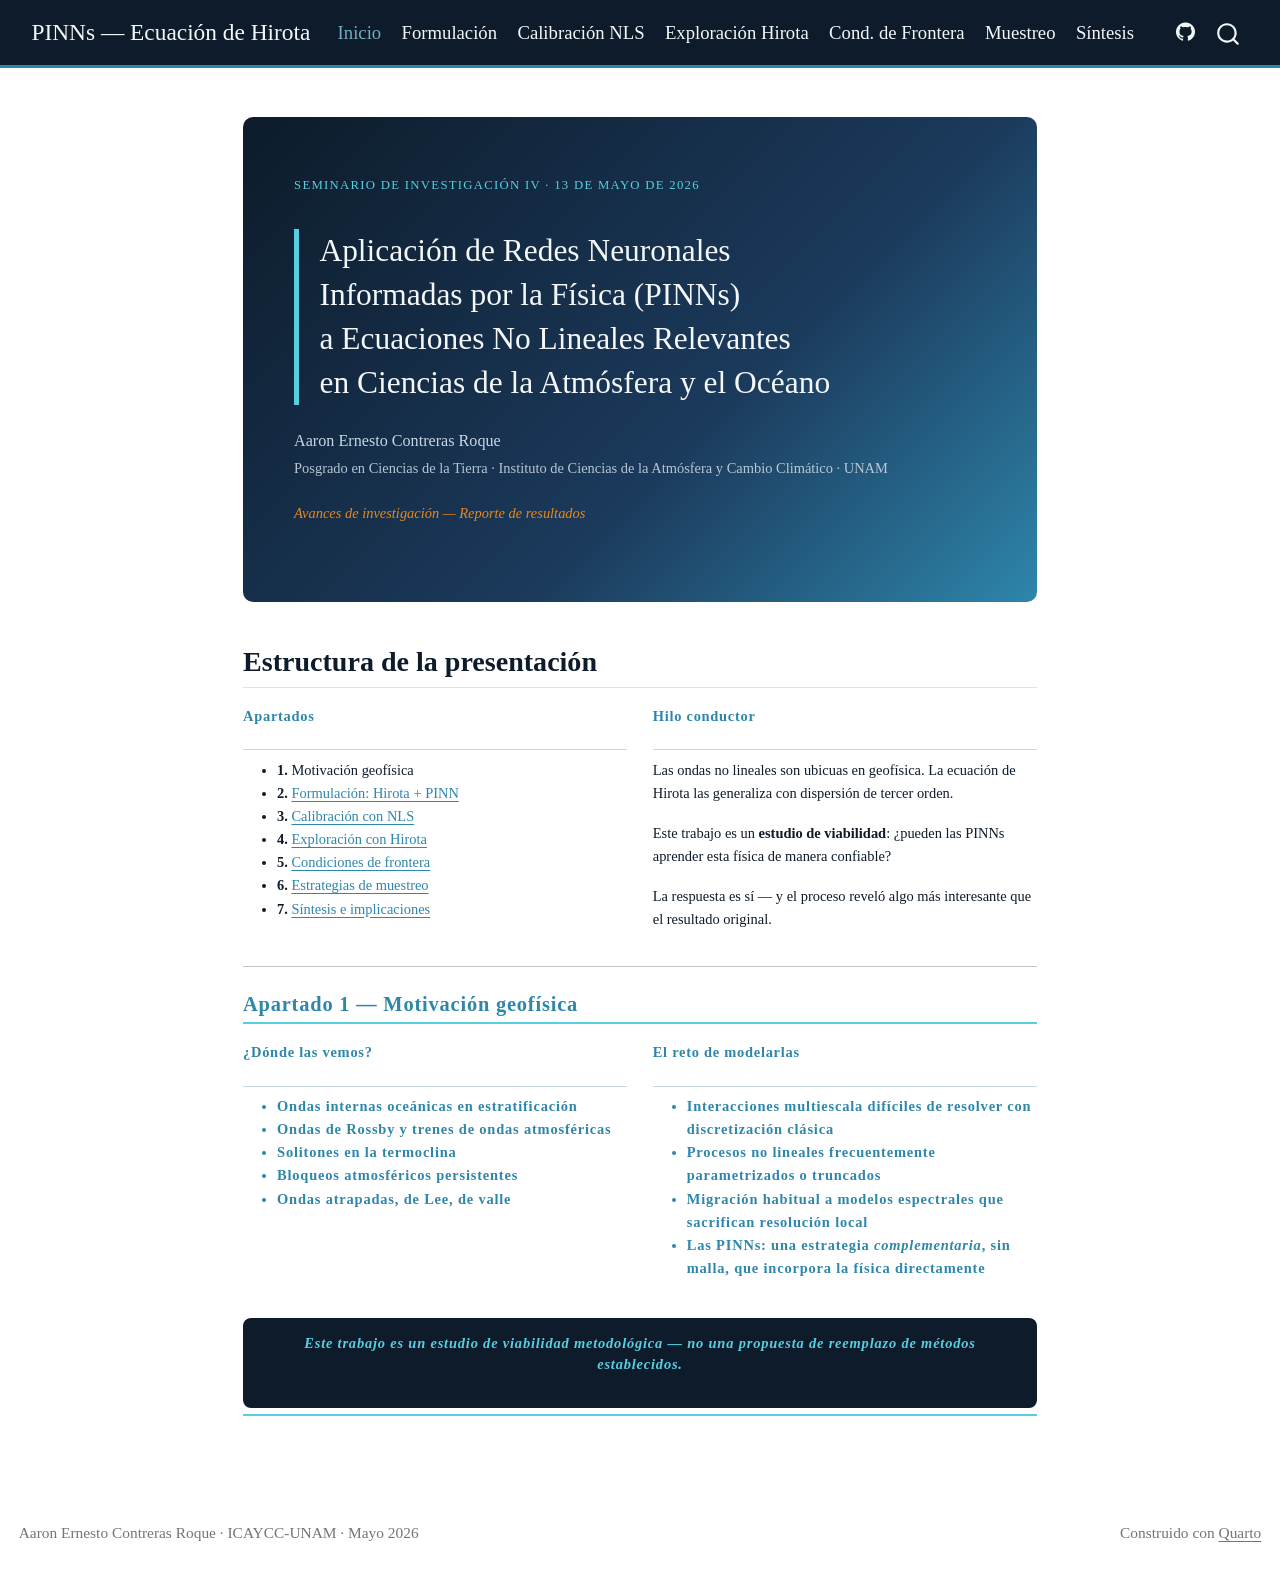
<file: docs/index.html>
<!DOCTYPE html>
<html xmlns="http://www.w3.org/1999/xhtml" lang="en" xml:lang="en"><head>

<meta charset="utf-8">
<meta name="generator" content="quarto-1.9.37">

<meta name="viewport" content="width=device-width, initial-scale=1.0, user-scalable=yes">


<title>PINNs — Ecuación de Hirota</title>
<style>
/* Default styles provided by pandoc.
** See https://pandoc.org/MANUAL.html#variables-for-html for config info.
*/
code{white-space: pre-wrap;}
span.smallcaps{font-variant: small-caps;}
div.columns{display: flex; gap: min(4vw, 1.5em);}
div.column{flex: auto; overflow-x: auto;}
div.hanging-indent{margin-left: 1.5em; text-indent: -1.5em;}
ul.task-list{list-style: none;}
ul.task-list li input[type="checkbox"] {
  width: 0.8em;
  margin: 0 0.8em 0.2em -1em; /* quarto-specific, see https://github.com/quarto-dev/quarto-cli/issues/4556 */ 
  vertical-align: middle;
}
</style>


<script src="site_libs/quarto-nav/quarto-nav.js"></script>
<script src="site_libs/quarto-nav/headroom.min.js"></script>
<script src="site_libs/clipboard/clipboard.min.js"></script>
<script src="site_libs/quarto-search/autocomplete.umd.js"></script>
<script src="site_libs/quarto-search/fuse.min.js"></script>
<script src="site_libs/quarto-search/quarto-search.js"></script>
<meta name="quarto:offset" content="./">
<script src="site_libs/quarto-html/quarto.js" type="module"></script>
<script src="site_libs/quarto-html/tabsets/tabsets.js" type="module"></script>
<script src="site_libs/quarto-html/popper.min.js"></script>
<script src="site_libs/quarto-html/tippy.umd.min.js"></script>
<script src="site_libs/quarto-html/anchor.min.js"></script>
<link href="site_libs/quarto-html/tippy.css" rel="stylesheet">
<link href="site_libs/quarto-html/quarto-syntax-highlighting-7f8f88aac4f3542376d5c11b86a4c14d.css" rel="stylesheet" id="quarto-text-highlighting-styles">
<script src="site_libs/bootstrap/bootstrap.min.js"></script>
<link href="site_libs/bootstrap/bootstrap-icons.css" rel="stylesheet">
<link href="site_libs/bootstrap/bootstrap-722f1dbc7f84abedf8e00fb88a02ccbb.min.css" rel="stylesheet" append-hash="true" id="quarto-bootstrap" data-mode="light">
<script id="quarto-search-options" type="application/json">{
  "location": "navbar",
  "copy-button": false,
  "collapse-after": 3,
  "panel-placement": "end",
  "type": "overlay",
  "limit": 50,
  "keyboard-shortcut": [
    "f",
    "/",
    "s"
  ],
  "show-item-context": false,
  "language": {
    "search-no-results-text": "No results",
    "search-matching-documents-text": "matching documents",
    "search-copy-link-title": "Copy link to search",
    "search-hide-matches-text": "Hide additional matches",
    "search-more-match-text": "more match in this document",
    "search-more-matches-text": "more matches in this document",
    "search-clear-button-title": "Clear",
    "search-text-placeholder": "",
    "search-detached-cancel-button-title": "Cancel",
    "search-submit-button-title": "Submit",
    "search-label": "Search"
  }
}</script>
<style>html{ scroll-behavior: smooth; }</style>


</head>

<body class="nav-fixed fullcontent quarto-light">

<div id="quarto-search-results"></div>
  <header id="quarto-header" class="headroom fixed-top">
    <nav class="navbar navbar-expand-lg " data-bs-theme="dark">
      <div class="navbar-container container-fluid">
      <div class="navbar-brand-container mx-auto">
    <a class="navbar-brand" href="./index.html">
    <span class="navbar-title">PINNs — Ecuación de Hirota</span>
    </a>
  </div>
            <div id="quarto-search" class="" title="Search"></div>
          <button class="navbar-toggler" type="button" data-bs-toggle="collapse" data-bs-target="#navbarCollapse" aria-controls="navbarCollapse" role="menu" aria-expanded="false" aria-label="Toggle navigation" onclick="if (window.quartoToggleHeadroom) { window.quartoToggleHeadroom(); }">
  <span class="navbar-toggler-icon"></span>
</button>
          <div class="collapse navbar-collapse" id="navbarCollapse">
            <ul class="navbar-nav navbar-nav-scroll me-auto">
  <li class="nav-item">
    <a class="nav-link active" href="./index.html" aria-current="page"> 
<span class="menu-text">Inicio</span></a>
  </li>  
  <li class="nav-item">
    <a class="nav-link" href="./formulacion.html"> 
<span class="menu-text">Formulación</span></a>
  </li>  
  <li class="nav-item">
    <a class="nav-link" href="./calibracion.html"> 
<span class="menu-text">Calibración NLS</span></a>
  </li>  
  <li class="nav-item">
    <a class="nav-link" href="./hirota.html"> 
<span class="menu-text">Exploración Hirota</span></a>
  </li>  
  <li class="nav-item">
    <a class="nav-link" href="./frontera.html"> 
<span class="menu-text">Cond. de Frontera</span></a>
  </li>  
  <li class="nav-item">
    <a class="nav-link" href="./muestreo.html"> 
<span class="menu-text">Muestreo</span></a>
  </li>  
  <li class="nav-item">
    <a class="nav-link" href="./sintesis.html"> 
<span class="menu-text">Síntesis</span></a>
  </li>  
</ul>
            <ul class="navbar-nav navbar-nav-scroll ms-auto">
  <li class="nav-item compact">
    <a class="nav-link" href="https://github.com/aarn96/pinn-hirota.git"> <i class="bi bi-github" role="img" aria-label="GitHub">
</i> 
<span class="menu-text"></span></a>
  </li>  
</ul>
          </div> <!-- /navcollapse -->
            <div class="quarto-navbar-tools">
</div>
      </div> <!-- /container-fluid -->
    </nav>
</header>
<!-- content -->
<div id="quarto-content" class="quarto-container page-columns page-rows-contents page-layout-article page-navbar">
<!-- sidebar -->
<!-- margin-sidebar -->
    
<!-- main -->
<main class="content" id="quarto-document-content"><header id="title-block-header" class="quarto-title-block"></header>




<div class="portada-hero">
<p><span class="subtitle">Seminario de Investigación IV · 13 de mayo de 2026</span></p>
<section id="aplicación-de-redes-neuronales-informadas-por-la-física-pinns-a-ecuaciones-no-lineales-relevantes-en-ciencias-de-la-atmósfera-y-el-océano" class="level1">
<h1>Aplicación de Redes Neuronales<br>Informadas por la Física (PINNs)<br>a Ecuaciones No Lineales Relevantes<br>en Ciencias de la Atmósfera y el Océano</h1>
<div class="autor">
<p>Aaron Ernesto Contreras Roque<br>
<span class="institucion">Posgrado en Ciencias de la Tierra · Instituto de Ciencias de la Atmósfera y Cambio Climático · UNAM</span></p>
</div>
<p><span class="fecha">Avances de investigación — Reporte de resultados</span></p>
</section>
</div>
<section id="estructura-de-la-presentación" class="level2">
<h2 class="anchored" data-anchor-id="estructura-de-la-presentación">Estructura de la presentación</h2>
<div class="dos-col">
<div>
<div class="col-label">
<p>Apartados</p>
</div>
<ul>
<li><strong>1.</strong> Motivación geofísica</li>
<li><strong>2.</strong> <a href="./formulacion.html">Formulación: Hirota + PINN</a></li>
<li><strong>3.</strong> <a href="./calibracion.html">Calibración con NLS</a></li>
<li><strong>4.</strong> <a href="./hirota.html">Exploración con Hirota</a></li>
<li><strong>5.</strong> <a href="./frontera.html">Condiciones de frontera</a></li>
<li><strong>6.</strong> <a href="./muestreo.html">Estrategias de muestreo</a></li>
<li><strong>7.</strong> <a href="./sintesis.html">Síntesis e implicaciones</a></li>
</ul>
</div>
<div>
<div class="col-label">
<p>Hilo conductor</p>
</div>
<p>Las ondas no lineales son ubicuas en geofísica. La ecuación de Hirota las generaliza con dispersión de tercer orden.</p>
<p>Este trabajo es un <strong>estudio de viabilidad</strong>: ¿pueden las PINNs aprender esta física de manera confiable?</p>
<p>La respuesta es sí — y el proceso reveló algo más interesante que el resultado original.</p>
</div>
</div>
<hr>
</section>
<section id="apartado-1-motivación-geofísica" class="level2 slide-titulo">
<h2 class="slide-titulo anchored" data-anchor-id="apartado-1-motivación-geofísica">Apartado 1 — Motivación geofísica</h2>
<div class="dos-col">
<div>
<div class="col-label">
<p>¿Dónde las vemos?</p>
</div>
<ul>
<li>Ondas internas oceánicas en estratificación</li>
<li>Ondas de Rossby y trenes de ondas atmosféricas</li>
<li>Solitones en la termoclina</li>
<li>Bloqueos atmosféricos persistentes</li>
<li>Ondas atrapadas, de Lee, de valle</li>
</ul>
</div>
<div>
<div class="col-label">
<p>El reto de modelarlas</p>
</div>
<ul>
<li>Interacciones multiescala difíciles de resolver con discretización clásica</li>
<li>Procesos no lineales frecuentemente parametrizados o truncados</li>
<li>Migración habitual a modelos espectrales que sacrifican resolución local</li>
<li>Las PINNs: una estrategia <em>complementaria</em>, sin malla, que incorpora la física directamente</li>
</ul>
</div>
</div>
<div class="aviso-viabilidad">
<p>Este trabajo es un estudio de viabilidad metodológica — no una propuesta de reemplazo de métodos establecidos.</p>
</div>


</section>

</main> <!-- /main -->
<script id="quarto-html-after-body" type="application/javascript">
  window.document.addEventListener("DOMContentLoaded", function (event) {
    const icon = "";
    const anchorJS = new window.AnchorJS();
    anchorJS.options = {
      placement: 'right',
      icon: icon
    };
    anchorJS.add('.anchored');
    const isCodeAnnotation = (el) => {
      for (const clz of el.classList) {
        if (clz.startsWith('code-annotation-')) {                     
          return true;
        }
      }
      return false;
    }
    const onCopySuccess = function(e) {
      // button target
      const button = e.trigger;
      // don't keep focus
      button.blur();
      // flash "checked"
      button.classList.add('code-copy-button-checked');
      var currentTitle = button.getAttribute("title");
      button.setAttribute("title", "Copied!");
      let tooltip;
      if (window.bootstrap) {
        button.setAttribute("data-bs-toggle", "tooltip");
        button.setAttribute("data-bs-placement", "left");
        button.setAttribute("data-bs-title", "Copied!");
        tooltip = new bootstrap.Tooltip(button, 
          { trigger: "manual", 
            customClass: "code-copy-button-tooltip",
            offset: [0, -8]});
        tooltip.show();    
      }
      setTimeout(function() {
        if (tooltip) {
          tooltip.hide();
          button.removeAttribute("data-bs-title");
          button.removeAttribute("data-bs-toggle");
          button.removeAttribute("data-bs-placement");
        }
        button.setAttribute("title", currentTitle);
        button.classList.remove('code-copy-button-checked');
      }, 1000);
      // clear code selection
      e.clearSelection();
    }
    const getTextToCopy = function(trigger) {
      const outerScaffold = trigger.parentElement.cloneNode(true);
      const codeEl = outerScaffold.querySelector('code');
      for (const childEl of codeEl.children) {
        if (isCodeAnnotation(childEl)) {
          childEl.remove();
        }
      }
      return codeEl.innerText;
    }
    const clipboard = new window.ClipboardJS('.code-copy-button:not([data-in-quarto-modal])', {
      text: getTextToCopy
    });
    clipboard.on('success', onCopySuccess);
    if (window.document.getElementById('quarto-embedded-source-code-modal')) {
      const clipboardModal = new window.ClipboardJS('.code-copy-button[data-in-quarto-modal]', {
        text: getTextToCopy,
        container: window.document.getElementById('quarto-embedded-source-code-modal')
      });
      clipboardModal.on('success', onCopySuccess);
    }
      var localhostRegex = new RegExp(/^(?:http|https):\/\/localhost\:?[0-9]*\//);
      var mailtoRegex = new RegExp(/^mailto:/);
        var filterRegex = new RegExp('/' + window.location.host + '/');
      var isInternal = (href) => {
          return filterRegex.test(href) || localhostRegex.test(href) || mailtoRegex.test(href);
      }
      // Inspect non-navigation links and adorn them if external
     var links = window.document.querySelectorAll('a[href]:not(.nav-link):not(.navbar-brand):not(.toc-action):not(.sidebar-link):not(.sidebar-item-toggle):not(.pagination-link):not(.no-external):not([aria-hidden]):not(.dropdown-item):not(.quarto-navigation-tool):not(.about-link)');
      for (var i=0; i<links.length; i++) {
        const link = links[i];
        if (!isInternal(link.href)) {
          // undo the damage that might have been done by quarto-nav.js in the case of
          // links that we want to consider external
          if (link.dataset.originalHref !== undefined) {
            link.href = link.dataset.originalHref;
          }
        }
      }
    function tippyHover(el, contentFn, onTriggerFn, onUntriggerFn) {
      const config = {
        allowHTML: true,
        maxWidth: 500,
        delay: 100,
        arrow: false,
        appendTo: function(el) {
            return el.parentElement;
        },
        interactive: true,
        interactiveBorder: 10,
        theme: 'quarto',
        placement: 'bottom-start',
      };
      if (contentFn) {
        config.content = contentFn;
      }
      if (onTriggerFn) {
        config.onTrigger = onTriggerFn;
      }
      if (onUntriggerFn) {
        config.onUntrigger = onUntriggerFn;
      }
      window.tippy(el, config); 
    }
    const noterefs = window.document.querySelectorAll('a[role="doc-noteref"]');
    for (var i=0; i<noterefs.length; i++) {
      const ref = noterefs[i];
      tippyHover(ref, function() {
        // use id or data attribute instead here
        let href = ref.getAttribute('data-footnote-href') || ref.getAttribute('href');
        try { href = new URL(href).hash; } catch {}
        const id = href.replace(/^#\/?/, "");
        const note = window.document.getElementById(id);
        if (note) {
          return note.innerHTML;
        } else {
          return "";
        }
      });
    }
    const xrefs = window.document.querySelectorAll('a.quarto-xref');
    const processXRef = (id, note) => {
      // Strip column container classes
      const stripColumnClz = (el) => {
        el.classList.remove("page-full", "page-columns");
        if (el.children) {
          for (const child of el.children) {
            stripColumnClz(child);
          }
        }
      }
      stripColumnClz(note)
      if (id === null || id.startsWith('sec-')) {
        // Special case sections, only their first couple elements
        const container = document.createElement("div");
        if (note.children && note.children.length > 2) {
          container.appendChild(note.children[0].cloneNode(true));
          for (let i = 1; i < note.children.length; i++) {
            const child = note.children[i];
            if (child.tagName === "P" && child.innerText === "") {
              continue;
            } else {
              container.appendChild(child.cloneNode(true));
              break;
            }
          }
          if (window.Quarto?.typesetMath) {
            window.Quarto.typesetMath(container);
          }
          return container.innerHTML
        } else {
          if (window.Quarto?.typesetMath) {
            window.Quarto.typesetMath(note);
          }
          return note.innerHTML;
        }
      } else {
        // Remove any anchor links if they are present
        const anchorLink = note.querySelector('a.anchorjs-link');
        if (anchorLink) {
          anchorLink.remove();
        }
        if (window.Quarto?.typesetMath) {
          window.Quarto.typesetMath(note);
        }
        if (note.classList.contains("callout")) {
          return note.outerHTML;
        } else {
          return note.innerHTML;
        }
      }
    }
    for (var i=0; i<xrefs.length; i++) {
      const xref = xrefs[i];
      tippyHover(xref, undefined, function(instance) {
        instance.disable();
        let url = xref.getAttribute('href');
        let hash = undefined; 
        if (url.startsWith('#')) {
          hash = url;
        } else {
          try { hash = new URL(url).hash; } catch {}
        }
        if (hash) {
          const id = hash.replace(/^#\/?/, "");
          const note = window.document.getElementById(id);
          if (note !== null) {
            try {
              const html = processXRef(id, note.cloneNode(true));
              instance.setContent(html);
            } finally {
              instance.enable();
              instance.show();
            }
          } else {
            // See if we can fetch this
            fetch(url.split('#')[0])
            .then(res => res.text())
            .then(html => {
              const parser = new DOMParser();
              const htmlDoc = parser.parseFromString(html, "text/html");
              const note = htmlDoc.getElementById(id);
              if (note !== null) {
                const html = processXRef(id, note);
                instance.setContent(html);
              } 
            }).finally(() => {
              instance.enable();
              instance.show();
            });
          }
        } else {
          // See if we can fetch a full url (with no hash to target)
          // This is a special case and we should probably do some content thinning / targeting
          fetch(url)
          .then(res => res.text())
          .then(html => {
            const parser = new DOMParser();
            const htmlDoc = parser.parseFromString(html, "text/html");
            const note = htmlDoc.querySelector('main.content');
            if (note !== null) {
              // This should only happen for chapter cross references
              // (since there is no id in the URL)
              // remove the first header
              if (note.children.length > 0 && note.children[0].tagName === "HEADER") {
                note.children[0].remove();
              }
              const html = processXRef(null, note);
              instance.setContent(html);
            } 
          }).finally(() => {
            instance.enable();
            instance.show();
          });
        }
      }, function(instance) {
      });
    }
        let selectedAnnoteEl;
        const selectorForAnnotation = ( cell, annotation) => {
          let cellAttr = 'data-code-cell="' + cell + '"';
          let lineAttr = 'data-code-annotation="' +  annotation + '"';
          const selector = 'span[' + cellAttr + '][' + lineAttr + ']';
          return selector;
        }
        const selectCodeLines = (annoteEl) => {
          const doc = window.document;
          const targetCell = annoteEl.getAttribute("data-target-cell");
          const targetAnnotation = annoteEl.getAttribute("data-target-annotation");
          const annoteSpan = window.document.querySelector(selectorForAnnotation(targetCell, targetAnnotation));
          const lines = annoteSpan.getAttribute("data-code-lines").split(",");
          const lineIds = lines.map((line) => {
            return targetCell + "-" + line;
          })
          let top = null;
          let height = null;
          let parent = null;
          if (lineIds.length > 0) {
              //compute the position of the single el (top and bottom and make a div)
              const el = window.document.getElementById(lineIds[0]);
              top = el.offsetTop;
              height = el.offsetHeight;
              parent = el.parentElement.parentElement;
            if (lineIds.length > 1) {
              const lastEl = window.document.getElementById(lineIds[lineIds.length - 1]);
              const bottom = lastEl.offsetTop + lastEl.offsetHeight;
              height = bottom - top;
            }
            if (top !== null && height !== null && parent !== null) {
              // cook up a div (if necessary) and position it 
              let div = window.document.getElementById("code-annotation-line-highlight");
              if (div === null) {
                div = window.document.createElement("div");
                div.setAttribute("id", "code-annotation-line-highlight");
                div.style.position = 'absolute';
                parent.appendChild(div);
              }
              div.style.top = top - 2 + "px";
              div.style.height = height + 4 + "px";
              div.style.left = 0;
              let gutterDiv = window.document.getElementById("code-annotation-line-highlight-gutter");
              if (gutterDiv === null) {
                gutterDiv = window.document.createElement("div");
                gutterDiv.setAttribute("id", "code-annotation-line-highlight-gutter");
                gutterDiv.style.position = 'absolute';
                const codeCell = window.document.getElementById(targetCell);
                const gutter = codeCell.querySelector('.code-annotation-gutter');
                gutter.appendChild(gutterDiv);
              }
              gutterDiv.style.top = top - 2 + "px";
              gutterDiv.style.height = height + 4 + "px";
            }
            selectedAnnoteEl = annoteEl;
          }
        };
        const unselectCodeLines = () => {
          const elementsIds = ["code-annotation-line-highlight", "code-annotation-line-highlight-gutter"];
          elementsIds.forEach((elId) => {
            const div = window.document.getElementById(elId);
            if (div) {
              div.remove();
            }
          });
          selectedAnnoteEl = undefined;
        };
          // Handle positioning of the toggle
      window.addEventListener(
        "resize",
        throttle(() => {
          elRect = undefined;
          if (selectedAnnoteEl) {
            selectCodeLines(selectedAnnoteEl);
          }
        }, 10)
      );
      function throttle(fn, ms) {
      let throttle = false;
      let timer;
        return (...args) => {
          if(!throttle) { // first call gets through
              fn.apply(this, args);
              throttle = true;
          } else { // all the others get throttled
              if(timer) clearTimeout(timer); // cancel #2
              timer = setTimeout(() => {
                fn.apply(this, args);
                timer = throttle = false;
              }, ms);
          }
        };
      }
        // Attach click handler to the DT
        const annoteDls = window.document.querySelectorAll('dt[data-target-cell]');
        for (const annoteDlNode of annoteDls) {
          annoteDlNode.addEventListener('click', (event) => {
            const clickedEl = event.target;
            if (clickedEl !== selectedAnnoteEl) {
              unselectCodeLines();
              const activeEl = window.document.querySelector('dt[data-target-cell].code-annotation-active');
              if (activeEl) {
                activeEl.classList.remove('code-annotation-active');
              }
              selectCodeLines(clickedEl);
              clickedEl.classList.add('code-annotation-active');
            } else {
              // Unselect the line
              unselectCodeLines();
              clickedEl.classList.remove('code-annotation-active');
            }
          });
        }
    const findCites = (el) => {
      const parentEl = el.parentElement;
      if (parentEl) {
        const cites = parentEl.dataset.cites;
        if (cites) {
          return {
            el,
            cites: cites.split(' ')
          };
        } else {
          return findCites(el.parentElement)
        }
      } else {
        return undefined;
      }
    };
    var bibliorefs = window.document.querySelectorAll('a[role="doc-biblioref"]');
    for (var i=0; i<bibliorefs.length; i++) {
      const ref = bibliorefs[i];
      const citeInfo = findCites(ref);
      if (citeInfo) {
        tippyHover(citeInfo.el, function() {
          var popup = window.document.createElement('div');
          citeInfo.cites.forEach(function(cite) {
            var citeDiv = window.document.createElement('div');
            citeDiv.classList.add('hanging-indent');
            citeDiv.classList.add('csl-entry');
            var biblioDiv = window.document.getElementById('ref-' + cite);
            if (biblioDiv) {
              citeDiv.innerHTML = biblioDiv.innerHTML;
            }
            popup.appendChild(citeDiv);
          });
          return popup.innerHTML;
        });
      }
    }
  });
  </script>
</div> <!-- /content -->
<footer class="footer">
  <div class="nav-footer">
    <div class="nav-footer-left">
<p>Aaron Ernesto Contreras Roque · ICAYCC-UNAM · Mayo 2026</p>
</div>   
    <div class="nav-footer-center">
      &nbsp;
    </div>
    <div class="nav-footer-right">
<p>Construido con <a href="https://quarto.org">Quarto</a></p>
</div>
  </div>
</footer>




<script src="site_libs/quarto-html/zenscroll-min.js"></script>
</body></html>
</file>
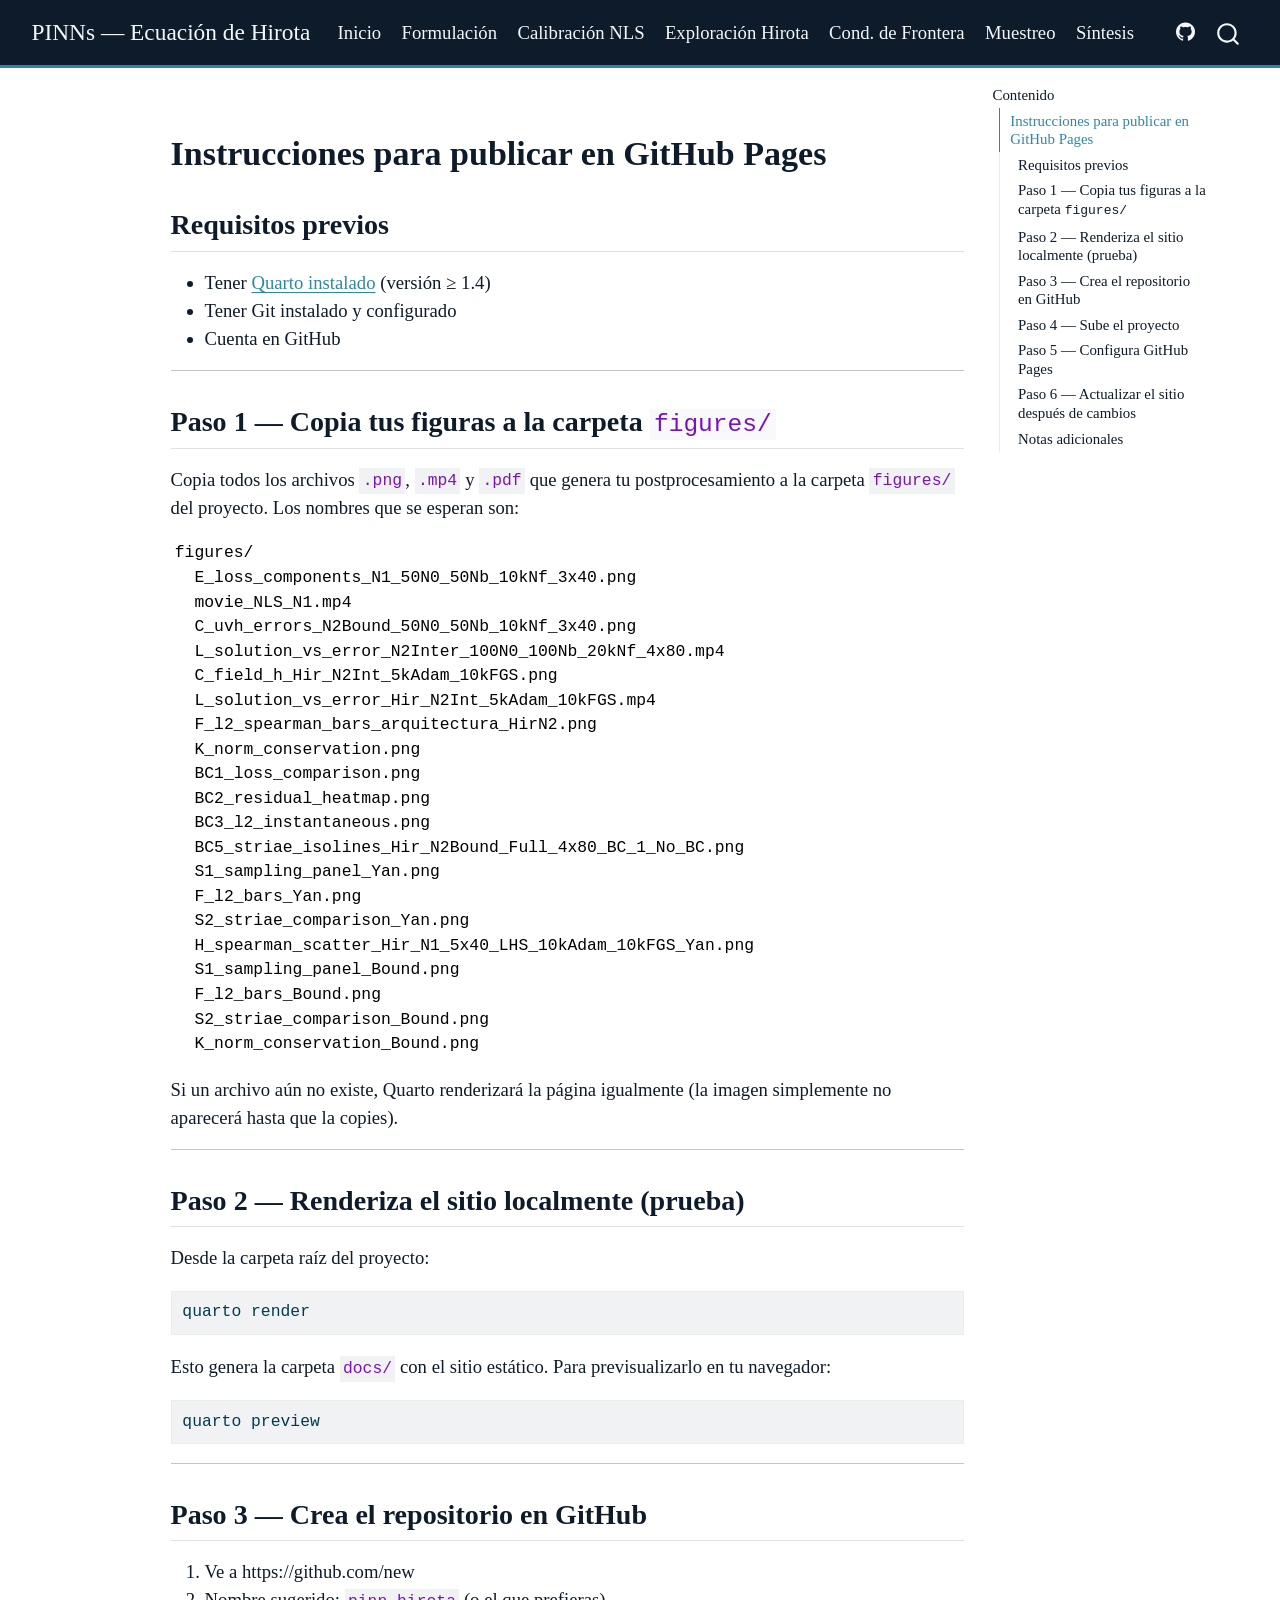
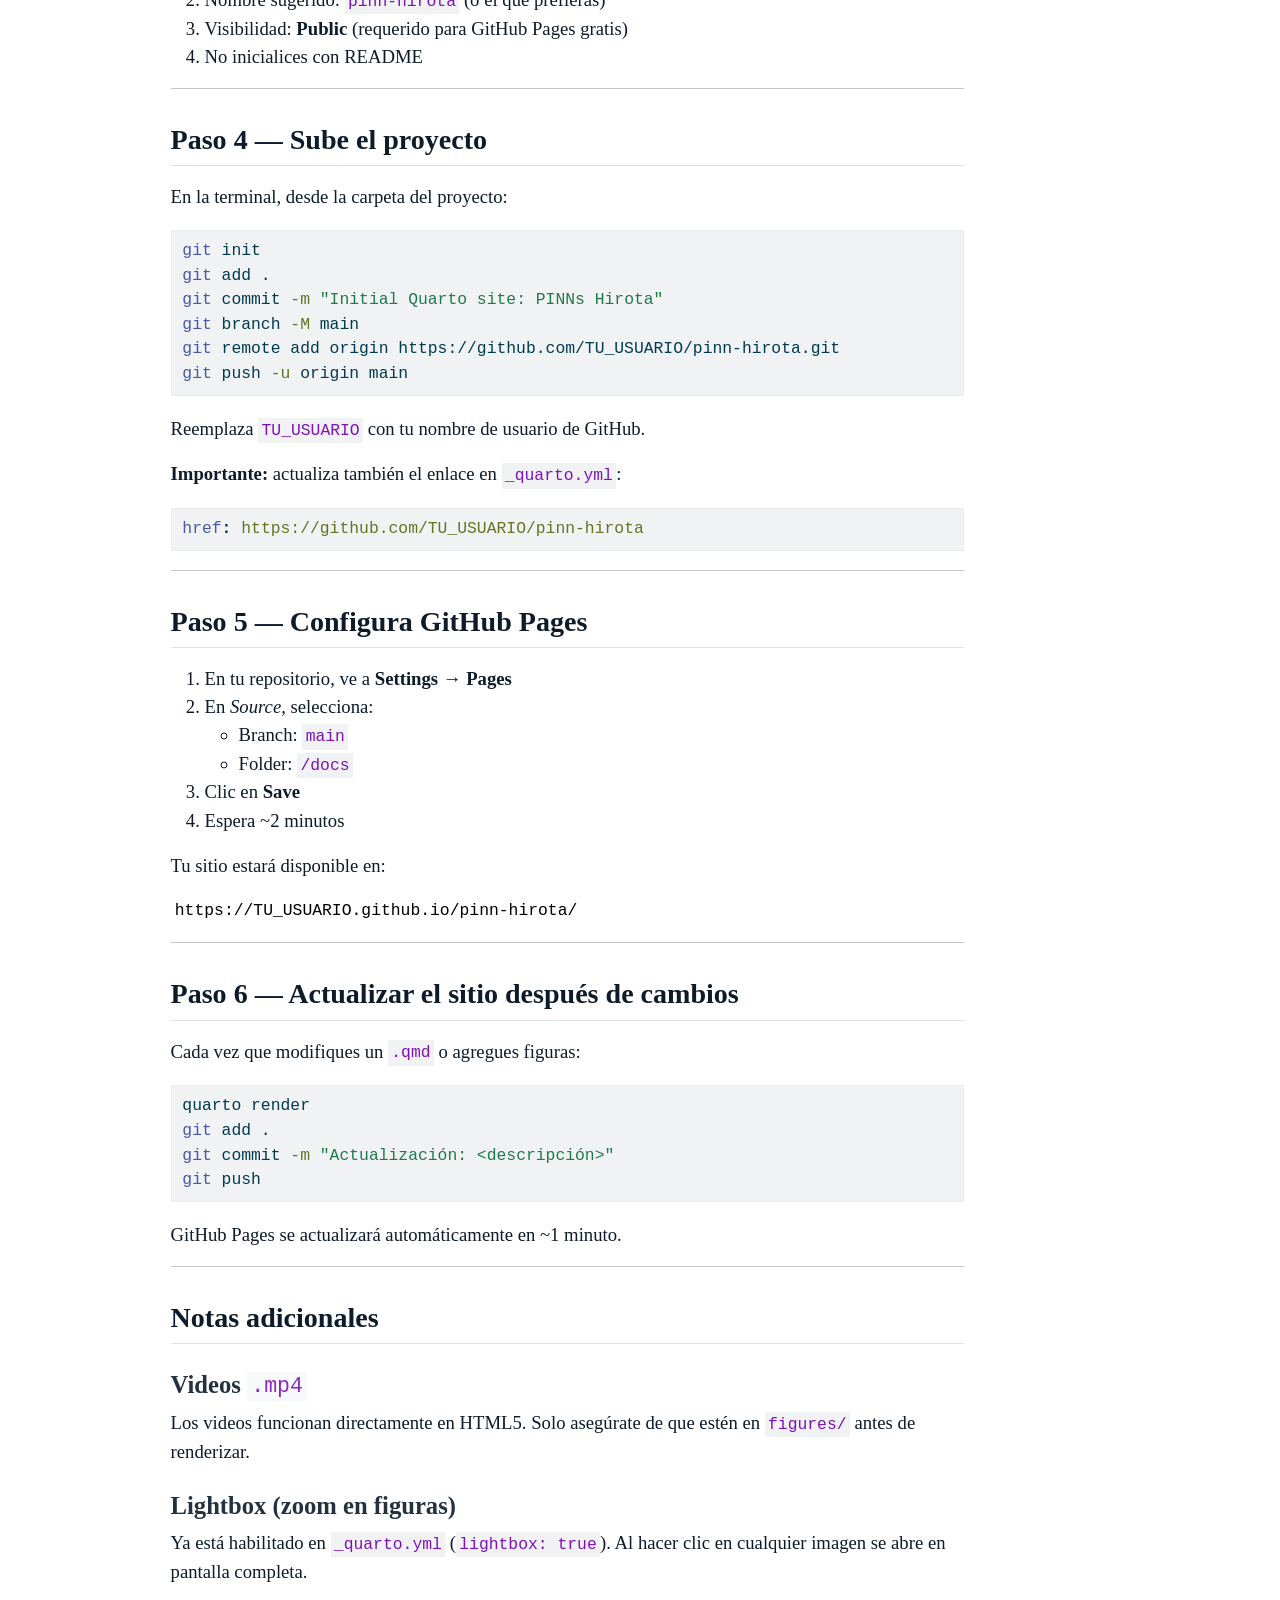
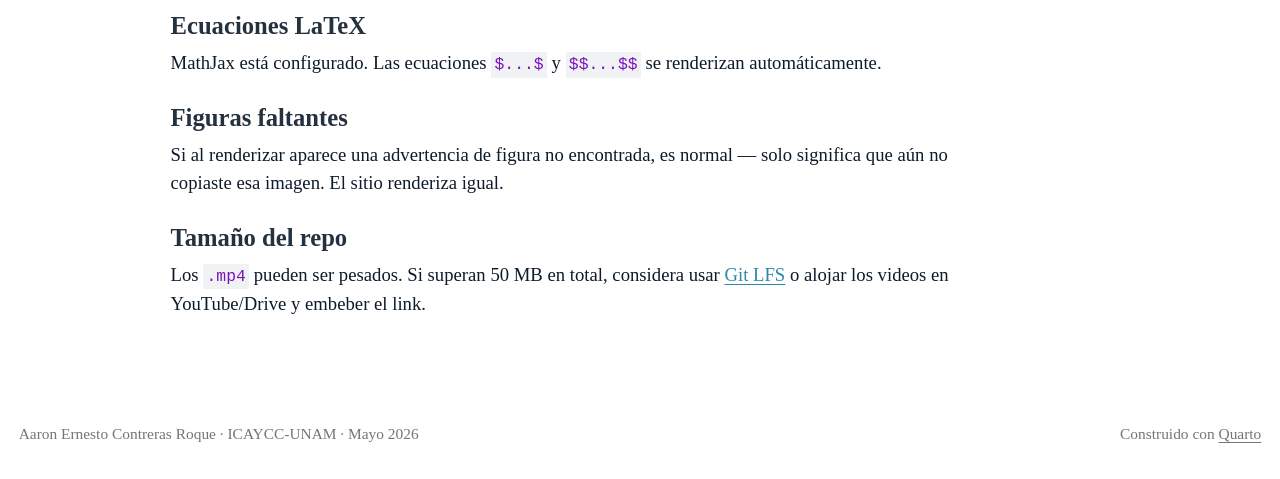
<file: docs/PUBLICAR_GITHUB_PAGES.html>
<!DOCTYPE html>
<html xmlns="http://www.w3.org/1999/xhtml" lang="en" xml:lang="en"><head>

<meta charset="utf-8">
<meta name="generator" content="quarto-1.9.37">

<meta name="viewport" content="width=device-width, initial-scale=1.0, user-scalable=yes">


<title>publicar_github_pages – PINNs — Ecuación de Hirota</title>
<style>
/* Default styles provided by pandoc.
** See https://pandoc.org/MANUAL.html#variables-for-html for config info.
*/
code{white-space: pre-wrap;}
span.smallcaps{font-variant: small-caps;}
div.columns{display: flex; gap: min(4vw, 1.5em);}
div.column{flex: auto; overflow-x: auto;}
div.hanging-indent{margin-left: 1.5em; text-indent: -1.5em;}
ul.task-list{list-style: none;}
ul.task-list li input[type="checkbox"] {
  width: 0.8em;
  margin: 0 0.8em 0.2em -1em; /* quarto-specific, see https://github.com/quarto-dev/quarto-cli/issues/4556 */ 
  vertical-align: middle;
}
/* CSS for syntax highlighting */
html { -webkit-text-size-adjust: 100%; }
pre > code.sourceCode { white-space: pre; position: relative; }
pre > code.sourceCode > span { display: inline-block; line-height: 1.25; }
pre > code.sourceCode > span:empty { height: 1.2em; }
.sourceCode { overflow: visible; }
code.sourceCode > span { color: inherit; text-decoration: inherit; }
div.sourceCode { margin: 1em 0; }
pre.sourceCode { margin: 0; }
@media screen {
div.sourceCode { overflow: auto; }
}
@media print {
pre > code.sourceCode { white-space: pre-wrap; }
pre > code.sourceCode > span { text-indent: -5em; padding-left: 5em; }
}
pre.numberSource code
  { counter-reset: source-line 0; }
pre.numberSource code > span
  { position: relative; left: -4em; counter-increment: source-line; }
pre.numberSource code > span > a:first-child::before
  { content: counter(source-line);
    position: relative; left: -1em; text-align: right; vertical-align: baseline;
    border: none; display: inline-block;
    -webkit-touch-callout: none; -webkit-user-select: none;
    -khtml-user-select: none; -moz-user-select: none;
    -ms-user-select: none; user-select: none;
    padding: 0 4px; width: 4em;
  }
pre.numberSource { margin-left: 3em;  padding-left: 4px; }
div.sourceCode
  {   }
@media screen {
pre > code.sourceCode > span > a:first-child::before { text-decoration: underline; }
}
</style>


<script src="site_libs/quarto-nav/quarto-nav.js"></script>
<script src="site_libs/quarto-nav/headroom.min.js"></script>
<script src="site_libs/clipboard/clipboard.min.js"></script>
<script src="site_libs/quarto-search/autocomplete.umd.js"></script>
<script src="site_libs/quarto-search/fuse.min.js"></script>
<script src="site_libs/quarto-search/quarto-search.js"></script>
<meta name="quarto:offset" content="./">
<script src="site_libs/quarto-html/quarto.js" type="module"></script>
<script src="site_libs/quarto-html/tabsets/tabsets.js" type="module"></script>
<script src="site_libs/quarto-html/popper.min.js"></script>
<script src="site_libs/quarto-html/tippy.umd.min.js"></script>
<script src="site_libs/quarto-html/anchor.min.js"></script>
<link href="site_libs/quarto-html/tippy.css" rel="stylesheet">
<link href="site_libs/quarto-html/quarto-syntax-highlighting-7f8f88aac4f3542376d5c11b86a4c14d.css" rel="stylesheet" id="quarto-text-highlighting-styles">
<script src="site_libs/bootstrap/bootstrap.min.js"></script>
<link href="site_libs/bootstrap/bootstrap-icons.css" rel="stylesheet">
<link href="site_libs/bootstrap/bootstrap-722f1dbc7f84abedf8e00fb88a02ccbb.min.css" rel="stylesheet" append-hash="true" id="quarto-bootstrap" data-mode="light">
<script id="quarto-search-options" type="application/json">{
  "location": "navbar",
  "copy-button": false,
  "collapse-after": 3,
  "panel-placement": "end",
  "type": "overlay",
  "limit": 50,
  "keyboard-shortcut": [
    "f",
    "/",
    "s"
  ],
  "show-item-context": false,
  "language": {
    "search-no-results-text": "No results",
    "search-matching-documents-text": "matching documents",
    "search-copy-link-title": "Copy link to search",
    "search-hide-matches-text": "Hide additional matches",
    "search-more-match-text": "more match in this document",
    "search-more-matches-text": "more matches in this document",
    "search-clear-button-title": "Clear",
    "search-text-placeholder": "",
    "search-detached-cancel-button-title": "Cancel",
    "search-submit-button-title": "Submit",
    "search-label": "Search"
  }
}</script>
<style>html{ scroll-behavior: smooth; }</style>


</head>

<body class="nav-fixed quarto-light">

<div id="quarto-search-results"></div>
  <header id="quarto-header" class="headroom fixed-top">
    <nav class="navbar navbar-expand-lg " data-bs-theme="dark">
      <div class="navbar-container container-fluid">
      <div class="navbar-brand-container mx-auto">
    <a class="navbar-brand" href="./index.html">
    <span class="navbar-title">PINNs — Ecuación de Hirota</span>
    </a>
  </div>
            <div id="quarto-search" class="" title="Search"></div>
          <button class="navbar-toggler" type="button" data-bs-toggle="collapse" data-bs-target="#navbarCollapse" aria-controls="navbarCollapse" role="menu" aria-expanded="false" aria-label="Toggle navigation" onclick="if (window.quartoToggleHeadroom) { window.quartoToggleHeadroom(); }">
  <span class="navbar-toggler-icon"></span>
</button>
          <div class="collapse navbar-collapse" id="navbarCollapse">
            <ul class="navbar-nav navbar-nav-scroll me-auto">
  <li class="nav-item">
    <a class="nav-link" href="./index.html"> 
<span class="menu-text">Inicio</span></a>
  </li>  
  <li class="nav-item">
    <a class="nav-link" href="./formulacion.html"> 
<span class="menu-text">Formulación</span></a>
  </li>  
  <li class="nav-item">
    <a class="nav-link" href="./calibracion.html"> 
<span class="menu-text">Calibración NLS</span></a>
  </li>  
  <li class="nav-item">
    <a class="nav-link" href="./hirota.html"> 
<span class="menu-text">Exploración Hirota</span></a>
  </li>  
  <li class="nav-item">
    <a class="nav-link" href="./frontera.html"> 
<span class="menu-text">Cond. de Frontera</span></a>
  </li>  
  <li class="nav-item">
    <a class="nav-link" href="./muestreo.html"> 
<span class="menu-text">Muestreo</span></a>
  </li>  
  <li class="nav-item">
    <a class="nav-link" href="./sintesis.html"> 
<span class="menu-text">Síntesis</span></a>
  </li>  
</ul>
            <ul class="navbar-nav navbar-nav-scroll ms-auto">
  <li class="nav-item compact">
    <a class="nav-link" href="https://github.com/aarn96/pinn-hirota.git"> <i class="bi bi-github" role="img" aria-label="GitHub">
</i> 
<span class="menu-text"></span></a>
  </li>  
</ul>
          </div> <!-- /navcollapse -->
            <div class="quarto-navbar-tools">
</div>
      </div> <!-- /container-fluid -->
    </nav>
</header>
<!-- content -->
<div id="quarto-content" class="quarto-container page-columns page-rows-contents page-layout-article page-navbar">
<!-- sidebar -->
<!-- margin-sidebar -->
    <div id="quarto-margin-sidebar" class="sidebar margin-sidebar">
        <nav id="TOC" role="doc-toc" class="toc-active">
    <h2 id="toc-title">Contenido</h2>
   
  <ul>
  <li><a href="#instrucciones-para-publicar-en-github-pages" id="toc-instrucciones-para-publicar-en-github-pages" class="nav-link active" data-scroll-target="#instrucciones-para-publicar-en-github-pages">Instrucciones para publicar en GitHub Pages</a>
  <ul class="collapse">
  <li><a href="#requisitos-previos" id="toc-requisitos-previos" class="nav-link" data-scroll-target="#requisitos-previos">Requisitos previos</a></li>
  <li><a href="#paso-1-copia-tus-figuras-a-la-carpeta-figures" id="toc-paso-1-copia-tus-figuras-a-la-carpeta-figures" class="nav-link" data-scroll-target="#paso-1-copia-tus-figuras-a-la-carpeta-figures">Paso 1 — Copia tus figuras a la carpeta <code>figures/</code></a></li>
  <li><a href="#paso-2-renderiza-el-sitio-localmente-prueba" id="toc-paso-2-renderiza-el-sitio-localmente-prueba" class="nav-link" data-scroll-target="#paso-2-renderiza-el-sitio-localmente-prueba">Paso 2 — Renderiza el sitio localmente (prueba)</a></li>
  <li><a href="#paso-3-crea-el-repositorio-en-github" id="toc-paso-3-crea-el-repositorio-en-github" class="nav-link" data-scroll-target="#paso-3-crea-el-repositorio-en-github">Paso 3 — Crea el repositorio en GitHub</a></li>
  <li><a href="#paso-4-sube-el-proyecto" id="toc-paso-4-sube-el-proyecto" class="nav-link" data-scroll-target="#paso-4-sube-el-proyecto">Paso 4 — Sube el proyecto</a></li>
  <li><a href="#paso-5-configura-github-pages" id="toc-paso-5-configura-github-pages" class="nav-link" data-scroll-target="#paso-5-configura-github-pages">Paso 5 — Configura GitHub Pages</a></li>
  <li><a href="#paso-6-actualizar-el-sitio-después-de-cambios" id="toc-paso-6-actualizar-el-sitio-después-de-cambios" class="nav-link" data-scroll-target="#paso-6-actualizar-el-sitio-después-de-cambios">Paso 6 — Actualizar el sitio después de cambios</a></li>
  <li><a href="#notas-adicionales" id="toc-notas-adicionales" class="nav-link" data-scroll-target="#notas-adicionales">Notas adicionales</a>
  <ul class="collapse">
  <li><a href="#videos-.mp4" id="toc-videos-.mp4" class="nav-link" data-scroll-target="#videos-.mp4">Videos <code>.mp4</code></a></li>
  <li><a href="#lightbox-zoom-en-figuras" id="toc-lightbox-zoom-en-figuras" class="nav-link" data-scroll-target="#lightbox-zoom-en-figuras">Lightbox (zoom en figuras)</a></li>
  <li><a href="#ecuaciones-latex" id="toc-ecuaciones-latex" class="nav-link" data-scroll-target="#ecuaciones-latex">Ecuaciones LaTeX</a></li>
  <li><a href="#figuras-faltantes" id="toc-figuras-faltantes" class="nav-link" data-scroll-target="#figuras-faltantes">Figuras faltantes</a></li>
  <li><a href="#tamaño-del-repo" id="toc-tamaño-del-repo" class="nav-link" data-scroll-target="#tamaño-del-repo">Tamaño del repo</a></li>
  </ul></li>
  </ul></li>
  </ul>
</nav>
    </div>
<!-- main -->
<main class="content" id="quarto-document-content"><header id="title-block-header" class="quarto-title-block"></header>




<section id="instrucciones-para-publicar-en-github-pages" class="level1">
<h1>Instrucciones para publicar en GitHub Pages</h1>
<section id="requisitos-previos" class="level2">
<h2 class="anchored" data-anchor-id="requisitos-previos">Requisitos previos</h2>
<ul>
<li>Tener <a href="https://quarto.org/docs/get-started/">Quarto instalado</a> (versión ≥ 1.4)</li>
<li>Tener Git instalado y configurado</li>
<li>Cuenta en GitHub</li>
</ul>
<hr>
</section>
<section id="paso-1-copia-tus-figuras-a-la-carpeta-figures" class="level2">
<h2 class="anchored" data-anchor-id="paso-1-copia-tus-figuras-a-la-carpeta-figures">Paso 1 — Copia tus figuras a la carpeta <code>figures/</code></h2>
<p>Copia todos los archivos <code>.png</code>, <code>.mp4</code> y <code>.pdf</code> que genera tu postprocesamiento a la carpeta <code>figures/</code> del proyecto. Los nombres que se esperan son:</p>
<pre><code>figures/
  E_loss_components_N1_50N0_50Nb_10kNf_3x40.png
  movie_NLS_N1.mp4
  C_uvh_errors_N2Bound_50N0_50Nb_10kNf_3x40.png
  L_solution_vs_error_N2Inter_100N0_100Nb_20kNf_4x80.mp4
  C_field_h_Hir_N2Int_5kAdam_10kFGS.png
  L_solution_vs_error_Hir_N2Int_5kAdam_10kFGS.mp4
  F_l2_spearman_bars_arquitectura_HirN2.png
  K_norm_conservation.png
  BC1_loss_comparison.png
  BC2_residual_heatmap.png
  BC3_l2_instantaneous.png
  BC5_striae_isolines_Hir_N2Bound_Full_4x80_BC_1_No_BC.png
  S1_sampling_panel_Yan.png
  F_l2_bars_Yan.png
  S2_striae_comparison_Yan.png
  H_spearman_scatter_Hir_N1_5x40_LHS_10kAdam_10kFGS_Yan.png
  S1_sampling_panel_Bound.png
  F_l2_bars_Bound.png
  S2_striae_comparison_Bound.png
  K_norm_conservation_Bound.png</code></pre>
<p>Si un archivo aún no existe, Quarto renderizará la página igualmente (la imagen simplemente no aparecerá hasta que la copies).</p>
<hr>
</section>
<section id="paso-2-renderiza-el-sitio-localmente-prueba" class="level2">
<h2 class="anchored" data-anchor-id="paso-2-renderiza-el-sitio-localmente-prueba">Paso 2 — Renderiza el sitio localmente (prueba)</h2>
<p>Desde la carpeta raíz del proyecto:</p>
<div class="code-copy-outer-scaffold"><div class="sourceCode" id="cb2"><pre class="sourceCode bash code-with-copy"><code class="sourceCode bash"><span id="cb2-1"><a href="#cb2-1" aria-hidden="true" tabindex="-1"></a><span class="ex">quarto</span> render</span></code></pre></div><button title="Copy to Clipboard" class="code-copy-button"><i class="bi"></i></button></div>
<p>Esto genera la carpeta <code>docs/</code> con el sitio estático. Para previsualizarlo en tu navegador:</p>
<div class="code-copy-outer-scaffold"><div class="sourceCode" id="cb3"><pre class="sourceCode bash code-with-copy"><code class="sourceCode bash"><span id="cb3-1"><a href="#cb3-1" aria-hidden="true" tabindex="-1"></a><span class="ex">quarto</span> preview</span></code></pre></div><button title="Copy to Clipboard" class="code-copy-button"><i class="bi"></i></button></div>
<hr>
</section>
<section id="paso-3-crea-el-repositorio-en-github" class="level2">
<h2 class="anchored" data-anchor-id="paso-3-crea-el-repositorio-en-github">Paso 3 — Crea el repositorio en GitHub</h2>
<ol type="1">
<li>Ve a https://github.com/new</li>
<li>Nombre sugerido: <code>pinn-hirota</code> (o el que prefieras)</li>
<li>Visibilidad: <strong>Public</strong> (requerido para GitHub Pages gratis)</li>
<li>No inicialices con README</li>
</ol>
<hr>
</section>
<section id="paso-4-sube-el-proyecto" class="level2">
<h2 class="anchored" data-anchor-id="paso-4-sube-el-proyecto">Paso 4 — Sube el proyecto</h2>
<p>En la terminal, desde la carpeta del proyecto:</p>
<div class="code-copy-outer-scaffold"><div class="sourceCode" id="cb4"><pre class="sourceCode bash code-with-copy"><code class="sourceCode bash"><span id="cb4-1"><a href="#cb4-1" aria-hidden="true" tabindex="-1"></a><span class="fu">git</span> init</span>
<span id="cb4-2"><a href="#cb4-2" aria-hidden="true" tabindex="-1"></a><span class="fu">git</span> add .</span>
<span id="cb4-3"><a href="#cb4-3" aria-hidden="true" tabindex="-1"></a><span class="fu">git</span> commit <span class="at">-m</span> <span class="st">"Initial Quarto site: PINNs Hirota"</span></span>
<span id="cb4-4"><a href="#cb4-4" aria-hidden="true" tabindex="-1"></a><span class="fu">git</span> branch <span class="at">-M</span> main</span>
<span id="cb4-5"><a href="#cb4-5" aria-hidden="true" tabindex="-1"></a><span class="fu">git</span> remote add origin https://github.com/TU_USUARIO/pinn-hirota.git</span>
<span id="cb4-6"><a href="#cb4-6" aria-hidden="true" tabindex="-1"></a><span class="fu">git</span> push <span class="at">-u</span> origin main</span></code></pre></div><button title="Copy to Clipboard" class="code-copy-button"><i class="bi"></i></button></div>
<p>Reemplaza <code>TU_USUARIO</code> con tu nombre de usuario de GitHub.</p>
<p><strong>Importante:</strong> actualiza también el enlace en <code>_quarto.yml</code>:</p>
<div class="code-copy-outer-scaffold"><div class="sourceCode" id="cb5"><pre class="sourceCode yaml code-with-copy"><code class="sourceCode yaml"><span id="cb5-1"><a href="#cb5-1" aria-hidden="true" tabindex="-1"></a><span class="fu">href</span><span class="kw">:</span><span class="at"> https://github.com/TU_USUARIO/pinn-hirota</span></span></code></pre></div><button title="Copy to Clipboard" class="code-copy-button"><i class="bi"></i></button></div>
<hr>
</section>
<section id="paso-5-configura-github-pages" class="level2">
<h2 class="anchored" data-anchor-id="paso-5-configura-github-pages">Paso 5 — Configura GitHub Pages</h2>
<ol type="1">
<li>En tu repositorio, ve a <strong>Settings → Pages</strong></li>
<li>En <em>Source</em>, selecciona:
<ul>
<li>Branch: <code>main</code></li>
<li>Folder: <code>/docs</code></li>
</ul></li>
<li>Clic en <strong>Save</strong></li>
<li>Espera ~2 minutos</li>
</ol>
<p>Tu sitio estará disponible en:</p>
<pre><code>https://TU_USUARIO.github.io/pinn-hirota/</code></pre>
<hr>
</section>
<section id="paso-6-actualizar-el-sitio-después-de-cambios" class="level2">
<h2 class="anchored" data-anchor-id="paso-6-actualizar-el-sitio-después-de-cambios">Paso 6 — Actualizar el sitio después de cambios</h2>
<p>Cada vez que modifiques un <code>.qmd</code> o agregues figuras:</p>
<div class="code-copy-outer-scaffold"><div class="sourceCode" id="cb7"><pre class="sourceCode bash code-with-copy"><code class="sourceCode bash"><span id="cb7-1"><a href="#cb7-1" aria-hidden="true" tabindex="-1"></a><span class="ex">quarto</span> render</span>
<span id="cb7-2"><a href="#cb7-2" aria-hidden="true" tabindex="-1"></a><span class="fu">git</span> add .</span>
<span id="cb7-3"><a href="#cb7-3" aria-hidden="true" tabindex="-1"></a><span class="fu">git</span> commit <span class="at">-m</span> <span class="st">"Actualización: &lt;descripción&gt;"</span></span>
<span id="cb7-4"><a href="#cb7-4" aria-hidden="true" tabindex="-1"></a><span class="fu">git</span> push</span></code></pre></div><button title="Copy to Clipboard" class="code-copy-button"><i class="bi"></i></button></div>
<p>GitHub Pages se actualizará automáticamente en ~1 minuto.</p>
<hr>
</section>
<section id="notas-adicionales" class="level2">
<h2 class="anchored" data-anchor-id="notas-adicionales">Notas adicionales</h2>
<section id="videos-.mp4" class="level3">
<h3 class="anchored" data-anchor-id="videos-.mp4">Videos <code>.mp4</code></h3>
<p>Los videos funcionan directamente en HTML5. Solo asegúrate de que estén en <code>figures/</code> antes de renderizar.</p>
</section>
<section id="lightbox-zoom-en-figuras" class="level3">
<h3 class="anchored" data-anchor-id="lightbox-zoom-en-figuras">Lightbox (zoom en figuras)</h3>
<p>Ya está habilitado en <code>_quarto.yml</code> (<code>lightbox: true</code>). Al hacer clic en cualquier imagen se abre en pantalla completa.</p>
</section>
<section id="ecuaciones-latex" class="level3">
<h3 class="anchored" data-anchor-id="ecuaciones-latex">Ecuaciones LaTeX</h3>
<p>MathJax está configurado. Las ecuaciones <code>$...$</code> y <code>$$...$$</code> se renderizan automáticamente.</p>
</section>
<section id="figuras-faltantes" class="level3">
<h3 class="anchored" data-anchor-id="figuras-faltantes">Figuras faltantes</h3>
<p>Si al renderizar aparece una advertencia de figura no encontrada, es normal — solo significa que aún no copiaste esa imagen. El sitio renderiza igual.</p>
</section>
<section id="tamaño-del-repo" class="level3">
<h3 class="anchored" data-anchor-id="tamaño-del-repo">Tamaño del repo</h3>
<p>Los <code>.mp4</code> pueden ser pesados. Si superan 50 MB en total, considera usar <a href="https://git-lfs.com/">Git LFS</a> o alojar los videos en YouTube/Drive y embeber el link.</p>


</section>
</section>
</section>

</main> <!-- /main -->
<script id="quarto-html-after-body" type="application/javascript">
  window.document.addEventListener("DOMContentLoaded", function (event) {
    const icon = "";
    const anchorJS = new window.AnchorJS();
    anchorJS.options = {
      placement: 'right',
      icon: icon
    };
    anchorJS.add('.anchored');
    const isCodeAnnotation = (el) => {
      for (const clz of el.classList) {
        if (clz.startsWith('code-annotation-')) {                     
          return true;
        }
      }
      return false;
    }
    const onCopySuccess = function(e) {
      // button target
      const button = e.trigger;
      // don't keep focus
      button.blur();
      // flash "checked"
      button.classList.add('code-copy-button-checked');
      var currentTitle = button.getAttribute("title");
      button.setAttribute("title", "Copied!");
      let tooltip;
      if (window.bootstrap) {
        button.setAttribute("data-bs-toggle", "tooltip");
        button.setAttribute("data-bs-placement", "left");
        button.setAttribute("data-bs-title", "Copied!");
        tooltip = new bootstrap.Tooltip(button, 
          { trigger: "manual", 
            customClass: "code-copy-button-tooltip",
            offset: [0, -8]});
        tooltip.show();    
      }
      setTimeout(function() {
        if (tooltip) {
          tooltip.hide();
          button.removeAttribute("data-bs-title");
          button.removeAttribute("data-bs-toggle");
          button.removeAttribute("data-bs-placement");
        }
        button.setAttribute("title", currentTitle);
        button.classList.remove('code-copy-button-checked');
      }, 1000);
      // clear code selection
      e.clearSelection();
    }
    const getTextToCopy = function(trigger) {
      const outerScaffold = trigger.parentElement.cloneNode(true);
      const codeEl = outerScaffold.querySelector('code');
      for (const childEl of codeEl.children) {
        if (isCodeAnnotation(childEl)) {
          childEl.remove();
        }
      }
      return codeEl.innerText;
    }
    const clipboard = new window.ClipboardJS('.code-copy-button:not([data-in-quarto-modal])', {
      text: getTextToCopy
    });
    clipboard.on('success', onCopySuccess);
    if (window.document.getElementById('quarto-embedded-source-code-modal')) {
      const clipboardModal = new window.ClipboardJS('.code-copy-button[data-in-quarto-modal]', {
        text: getTextToCopy,
        container: window.document.getElementById('quarto-embedded-source-code-modal')
      });
      clipboardModal.on('success', onCopySuccess);
    }
      var localhostRegex = new RegExp(/^(?:http|https):\/\/localhost\:?[0-9]*\//);
      var mailtoRegex = new RegExp(/^mailto:/);
        var filterRegex = new RegExp('/' + window.location.host + '/');
      var isInternal = (href) => {
          return filterRegex.test(href) || localhostRegex.test(href) || mailtoRegex.test(href);
      }
      // Inspect non-navigation links and adorn them if external
     var links = window.document.querySelectorAll('a[href]:not(.nav-link):not(.navbar-brand):not(.toc-action):not(.sidebar-link):not(.sidebar-item-toggle):not(.pagination-link):not(.no-external):not([aria-hidden]):not(.dropdown-item):not(.quarto-navigation-tool):not(.about-link)');
      for (var i=0; i<links.length; i++) {
        const link = links[i];
        if (!isInternal(link.href)) {
          // undo the damage that might have been done by quarto-nav.js in the case of
          // links that we want to consider external
          if (link.dataset.originalHref !== undefined) {
            link.href = link.dataset.originalHref;
          }
        }
      }
    function tippyHover(el, contentFn, onTriggerFn, onUntriggerFn) {
      const config = {
        allowHTML: true,
        maxWidth: 500,
        delay: 100,
        arrow: false,
        appendTo: function(el) {
            return el.parentElement;
        },
        interactive: true,
        interactiveBorder: 10,
        theme: 'quarto',
        placement: 'bottom-start',
      };
      if (contentFn) {
        config.content = contentFn;
      }
      if (onTriggerFn) {
        config.onTrigger = onTriggerFn;
      }
      if (onUntriggerFn) {
        config.onUntrigger = onUntriggerFn;
      }
      window.tippy(el, config); 
    }
    const noterefs = window.document.querySelectorAll('a[role="doc-noteref"]');
    for (var i=0; i<noterefs.length; i++) {
      const ref = noterefs[i];
      tippyHover(ref, function() {
        // use id or data attribute instead here
        let href = ref.getAttribute('data-footnote-href') || ref.getAttribute('href');
        try { href = new URL(href).hash; } catch {}
        const id = href.replace(/^#\/?/, "");
        const note = window.document.getElementById(id);
        if (note) {
          return note.innerHTML;
        } else {
          return "";
        }
      });
    }
    const xrefs = window.document.querySelectorAll('a.quarto-xref');
    const processXRef = (id, note) => {
      // Strip column container classes
      const stripColumnClz = (el) => {
        el.classList.remove("page-full", "page-columns");
        if (el.children) {
          for (const child of el.children) {
            stripColumnClz(child);
          }
        }
      }
      stripColumnClz(note)
      if (id === null || id.startsWith('sec-')) {
        // Special case sections, only their first couple elements
        const container = document.createElement("div");
        if (note.children && note.children.length > 2) {
          container.appendChild(note.children[0].cloneNode(true));
          for (let i = 1; i < note.children.length; i++) {
            const child = note.children[i];
            if (child.tagName === "P" && child.innerText === "") {
              continue;
            } else {
              container.appendChild(child.cloneNode(true));
              break;
            }
          }
          if (window.Quarto?.typesetMath) {
            window.Quarto.typesetMath(container);
          }
          return container.innerHTML
        } else {
          if (window.Quarto?.typesetMath) {
            window.Quarto.typesetMath(note);
          }
          return note.innerHTML;
        }
      } else {
        // Remove any anchor links if they are present
        const anchorLink = note.querySelector('a.anchorjs-link');
        if (anchorLink) {
          anchorLink.remove();
        }
        if (window.Quarto?.typesetMath) {
          window.Quarto.typesetMath(note);
        }
        if (note.classList.contains("callout")) {
          return note.outerHTML;
        } else {
          return note.innerHTML;
        }
      }
    }
    for (var i=0; i<xrefs.length; i++) {
      const xref = xrefs[i];
      tippyHover(xref, undefined, function(instance) {
        instance.disable();
        let url = xref.getAttribute('href');
        let hash = undefined; 
        if (url.startsWith('#')) {
          hash = url;
        } else {
          try { hash = new URL(url).hash; } catch {}
        }
        if (hash) {
          const id = hash.replace(/^#\/?/, "");
          const note = window.document.getElementById(id);
          if (note !== null) {
            try {
              const html = processXRef(id, note.cloneNode(true));
              instance.setContent(html);
            } finally {
              instance.enable();
              instance.show();
            }
          } else {
            // See if we can fetch this
            fetch(url.split('#')[0])
            .then(res => res.text())
            .then(html => {
              const parser = new DOMParser();
              const htmlDoc = parser.parseFromString(html, "text/html");
              const note = htmlDoc.getElementById(id);
              if (note !== null) {
                const html = processXRef(id, note);
                instance.setContent(html);
              } 
            }).finally(() => {
              instance.enable();
              instance.show();
            });
          }
        } else {
          // See if we can fetch a full url (with no hash to target)
          // This is a special case and we should probably do some content thinning / targeting
          fetch(url)
          .then(res => res.text())
          .then(html => {
            const parser = new DOMParser();
            const htmlDoc = parser.parseFromString(html, "text/html");
            const note = htmlDoc.querySelector('main.content');
            if (note !== null) {
              // This should only happen for chapter cross references
              // (since there is no id in the URL)
              // remove the first header
              if (note.children.length > 0 && note.children[0].tagName === "HEADER") {
                note.children[0].remove();
              }
              const html = processXRef(null, note);
              instance.setContent(html);
            } 
          }).finally(() => {
            instance.enable();
            instance.show();
          });
        }
      }, function(instance) {
      });
    }
        let selectedAnnoteEl;
        const selectorForAnnotation = ( cell, annotation) => {
          let cellAttr = 'data-code-cell="' + cell + '"';
          let lineAttr = 'data-code-annotation="' +  annotation + '"';
          const selector = 'span[' + cellAttr + '][' + lineAttr + ']';
          return selector;
        }
        const selectCodeLines = (annoteEl) => {
          const doc = window.document;
          const targetCell = annoteEl.getAttribute("data-target-cell");
          const targetAnnotation = annoteEl.getAttribute("data-target-annotation");
          const annoteSpan = window.document.querySelector(selectorForAnnotation(targetCell, targetAnnotation));
          const lines = annoteSpan.getAttribute("data-code-lines").split(",");
          const lineIds = lines.map((line) => {
            return targetCell + "-" + line;
          })
          let top = null;
          let height = null;
          let parent = null;
          if (lineIds.length > 0) {
              //compute the position of the single el (top and bottom and make a div)
              const el = window.document.getElementById(lineIds[0]);
              top = el.offsetTop;
              height = el.offsetHeight;
              parent = el.parentElement.parentElement;
            if (lineIds.length > 1) {
              const lastEl = window.document.getElementById(lineIds[lineIds.length - 1]);
              const bottom = lastEl.offsetTop + lastEl.offsetHeight;
              height = bottom - top;
            }
            if (top !== null && height !== null && parent !== null) {
              // cook up a div (if necessary) and position it 
              let div = window.document.getElementById("code-annotation-line-highlight");
              if (div === null) {
                div = window.document.createElement("div");
                div.setAttribute("id", "code-annotation-line-highlight");
                div.style.position = 'absolute';
                parent.appendChild(div);
              }
              div.style.top = top - 2 + "px";
              div.style.height = height + 4 + "px";
              div.style.left = 0;
              let gutterDiv = window.document.getElementById("code-annotation-line-highlight-gutter");
              if (gutterDiv === null) {
                gutterDiv = window.document.createElement("div");
                gutterDiv.setAttribute("id", "code-annotation-line-highlight-gutter");
                gutterDiv.style.position = 'absolute';
                const codeCell = window.document.getElementById(targetCell);
                const gutter = codeCell.querySelector('.code-annotation-gutter');
                gutter.appendChild(gutterDiv);
              }
              gutterDiv.style.top = top - 2 + "px";
              gutterDiv.style.height = height + 4 + "px";
            }
            selectedAnnoteEl = annoteEl;
          }
        };
        const unselectCodeLines = () => {
          const elementsIds = ["code-annotation-line-highlight", "code-annotation-line-highlight-gutter"];
          elementsIds.forEach((elId) => {
            const div = window.document.getElementById(elId);
            if (div) {
              div.remove();
            }
          });
          selectedAnnoteEl = undefined;
        };
          // Handle positioning of the toggle
      window.addEventListener(
        "resize",
        throttle(() => {
          elRect = undefined;
          if (selectedAnnoteEl) {
            selectCodeLines(selectedAnnoteEl);
          }
        }, 10)
      );
      function throttle(fn, ms) {
      let throttle = false;
      let timer;
        return (...args) => {
          if(!throttle) { // first call gets through
              fn.apply(this, args);
              throttle = true;
          } else { // all the others get throttled
              if(timer) clearTimeout(timer); // cancel #2
              timer = setTimeout(() => {
                fn.apply(this, args);
                timer = throttle = false;
              }, ms);
          }
        };
      }
        // Attach click handler to the DT
        const annoteDls = window.document.querySelectorAll('dt[data-target-cell]');
        for (const annoteDlNode of annoteDls) {
          annoteDlNode.addEventListener('click', (event) => {
            const clickedEl = event.target;
            if (clickedEl !== selectedAnnoteEl) {
              unselectCodeLines();
              const activeEl = window.document.querySelector('dt[data-target-cell].code-annotation-active');
              if (activeEl) {
                activeEl.classList.remove('code-annotation-active');
              }
              selectCodeLines(clickedEl);
              clickedEl.classList.add('code-annotation-active');
            } else {
              // Unselect the line
              unselectCodeLines();
              clickedEl.classList.remove('code-annotation-active');
            }
          });
        }
    const findCites = (el) => {
      const parentEl = el.parentElement;
      if (parentEl) {
        const cites = parentEl.dataset.cites;
        if (cites) {
          return {
            el,
            cites: cites.split(' ')
          };
        } else {
          return findCites(el.parentElement)
        }
      } else {
        return undefined;
      }
    };
    var bibliorefs = window.document.querySelectorAll('a[role="doc-biblioref"]');
    for (var i=0; i<bibliorefs.length; i++) {
      const ref = bibliorefs[i];
      const citeInfo = findCites(ref);
      if (citeInfo) {
        tippyHover(citeInfo.el, function() {
          var popup = window.document.createElement('div');
          citeInfo.cites.forEach(function(cite) {
            var citeDiv = window.document.createElement('div');
            citeDiv.classList.add('hanging-indent');
            citeDiv.classList.add('csl-entry');
            var biblioDiv = window.document.getElementById('ref-' + cite);
            if (biblioDiv) {
              citeDiv.innerHTML = biblioDiv.innerHTML;
            }
            popup.appendChild(citeDiv);
          });
          return popup.innerHTML;
        });
      }
    }
  });
  </script>
</div> <!-- /content -->
<footer class="footer">
  <div class="nav-footer">
    <div class="nav-footer-left">
<p>Aaron Ernesto Contreras Roque · ICAYCC-UNAM · Mayo 2026</p>
</div>   
    <div class="nav-footer-center">
      &nbsp;
    </div>
    <div class="nav-footer-right">
<p>Construido con <a href="https://quarto.org">Quarto</a></p>
</div>
  </div>
</footer>




<script src="site_libs/quarto-html/zenscroll-min.js"></script>
</body></html>
</file>
<file: docs/site_libs/quarto-html/tippy.css>
.tippy-box[data-animation=fade][data-state=hidden]{opacity:0}[data-tippy-root]{max-width:calc(100vw - 10px)}.tippy-box{position:relative;background-color:#333;color:#fff;border-radius:4px;font-size:14px;line-height:1.4;white-space:normal;outline:0;transition-property:transform,visibility,opacity}.tippy-box[data-placement^=top]>.tippy-arrow{bottom:0}.tippy-box[data-placement^=top]>.tippy-arrow:before{bottom:-7px;left:0;border-width:8px 8px 0;border-top-color:initial;transform-origin:center top}.tippy-box[data-placement^=bottom]>.tippy-arrow{top:0}.tippy-box[data-placement^=bottom]>.tippy-arrow:before{top:-7px;left:0;border-width:0 8px 8px;border-bottom-color:initial;transform-origin:center bottom}.tippy-box[data-placement^=left]>.tippy-arrow{right:0}.tippy-box[data-placement^=left]>.tippy-arrow:before{border-width:8px 0 8px 8px;border-left-color:initial;right:-7px;transform-origin:center left}.tippy-box[data-placement^=right]>.tippy-arrow{left:0}.tippy-box[data-placement^=right]>.tippy-arrow:before{left:-7px;border-width:8px 8px 8px 0;border-right-color:initial;transform-origin:center right}.tippy-box[data-inertia][data-state=visible]{transition-timing-function:cubic-bezier(.54,1.5,.38,1.11)}.tippy-arrow{width:16px;height:16px;color:#333}.tippy-arrow:before{content:"";position:absolute;border-color:transparent;border-style:solid}.tippy-content{position:relative;padding:5px 9px;z-index:1}
</file>
<file: docs/site_libs/quarto-html/quarto-syntax-highlighting-7f8f88aac4f3542376d5c11b86a4c14d.css>
/* quarto syntax highlight colors */
:root {
  --quarto-hl-ot-color: #003B4F;
  --quarto-hl-at-color: #657422;
  --quarto-hl-ss-color: #20794D;
  --quarto-hl-an-color: #5E5E5E;
  --quarto-hl-fu-color: #4758AB;
  --quarto-hl-st-color: #20794D;
  --quarto-hl-cf-color: #003B4F;
  --quarto-hl-op-color: #5E5E5E;
  --quarto-hl-er-color: #AD0000;
  --quarto-hl-bn-color: #AD0000;
  --quarto-hl-al-color: #AD0000;
  --quarto-hl-va-color: #111111;
  --quarto-hl-bu-color: inherit;
  --quarto-hl-ex-color: inherit;
  --quarto-hl-pp-color: #AD0000;
  --quarto-hl-in-color: #5E5E5E;
  --quarto-hl-vs-color: #20794D;
  --quarto-hl-wa-color: #5E5E5E;
  --quarto-hl-do-color: #5E5E5E;
  --quarto-hl-im-color: #00769E;
  --quarto-hl-ch-color: #20794D;
  --quarto-hl-dt-color: #AD0000;
  --quarto-hl-fl-color: #AD0000;
  --quarto-hl-co-color: #5E5E5E;
  --quarto-hl-cv-color: #5E5E5E;
  --quarto-hl-cn-color: #8f5902;
  --quarto-hl-sc-color: #5E5E5E;
  --quarto-hl-dv-color: #AD0000;
  --quarto-hl-kw-color: #003B4F;
}

/* other quarto variables */
:root {
  --quarto-font-monospace: SFMono-Regular, Menlo, Monaco, Consolas, "Liberation Mono", "Courier New", monospace;
}

/* syntax highlight based on Pandoc's rules */
pre > code.sourceCode > span {
  color: #003B4F;
}

code.sourceCode > span {
  color: #003B4F;
}

div.sourceCode,
div.sourceCode pre.sourceCode {
  color: #003B4F;
}

/* Normal */
code span {
  color: #003B4F;
}

/* Alert */
code span.al {
  color: #AD0000;
  font-style: inherit;
}

/* Annotation */
code span.an {
  color: #5E5E5E;
  font-style: inherit;
}

/* Attribute */
code span.at {
  color: #657422;
  font-style: inherit;
}

/* BaseN */
code span.bn {
  color: #AD0000;
  font-style: inherit;
}

/* BuiltIn */
code span.bu {
  font-style: inherit;
}

/* ControlFlow */
code span.cf {
  color: #003B4F;
  font-weight: bold;
  font-style: inherit;
}

/* Char */
code span.ch {
  color: #20794D;
  font-style: inherit;
}

/* Constant */
code span.cn {
  color: #8f5902;
  font-style: inherit;
}

/* Comment */
code span.co {
  color: #5E5E5E;
  font-style: inherit;
}

/* CommentVar */
code span.cv {
  color: #5E5E5E;
  font-style: italic;
}

/* Documentation */
code span.do {
  color: #5E5E5E;
  font-style: italic;
}

/* DataType */
code span.dt {
  color: #AD0000;
  font-style: inherit;
}

/* DecVal */
code span.dv {
  color: #AD0000;
  font-style: inherit;
}

/* Error */
code span.er {
  color: #AD0000;
  font-style: inherit;
}

/* Extension */
code span.ex {
  font-style: inherit;
}

/* Float */
code span.fl {
  color: #AD0000;
  font-style: inherit;
}

/* Function */
code span.fu {
  color: #4758AB;
  font-style: inherit;
}

/* Import */
code span.im {
  color: #00769E;
  font-style: inherit;
}

/* Information */
code span.in {
  color: #5E5E5E;
  font-style: inherit;
}

/* Keyword */
code span.kw {
  color: #003B4F;
  font-weight: bold;
  font-style: inherit;
}

/* Operator */
code span.op {
  color: #5E5E5E;
  font-style: inherit;
}

/* Other */
code span.ot {
  color: #003B4F;
  font-style: inherit;
}

/* Preprocessor */
code span.pp {
  color: #AD0000;
  font-style: inherit;
}

/* SpecialChar */
code span.sc {
  color: #5E5E5E;
  font-style: inherit;
}

/* SpecialString */
code span.ss {
  color: #20794D;
  font-style: inherit;
}

/* String */
code span.st {
  color: #20794D;
  font-style: inherit;
}

/* Variable */
code span.va {
  color: #111111;
  font-style: inherit;
}

/* VerbatimString */
code span.vs {
  color: #20794D;
  font-style: inherit;
}

/* Warning */
code span.wa {
  color: #5E5E5E;
  font-style: italic;
}

.prevent-inlining {
  content: "</";
}

/*# sourceMappingURL=789ad8cd35626ba772517505b42a116e.css.map */
</file>
